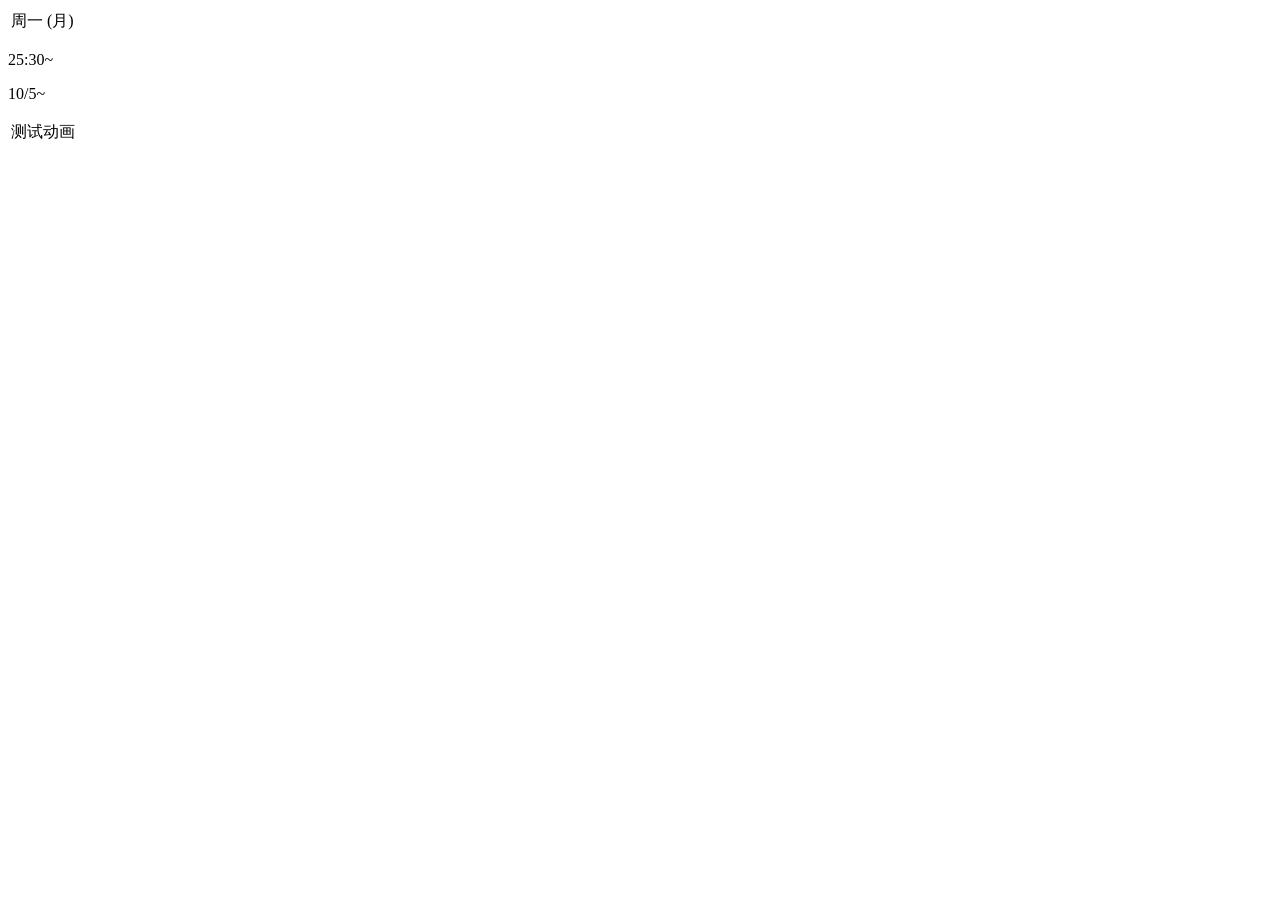
<file: tests/fixtures/yuc.html>
<!doctype html><html><body>
<div><table><tr><td class="date2">周一 (月)</td></tr></table>
<div><div class="div_date"><p class="imgtext4">25:30~</p><p class="imgep2">10/5~</p></div><div><table><tr><td class="date_title_">测试动画</td></tr></table></div></div></div>
</body></html>
</file>
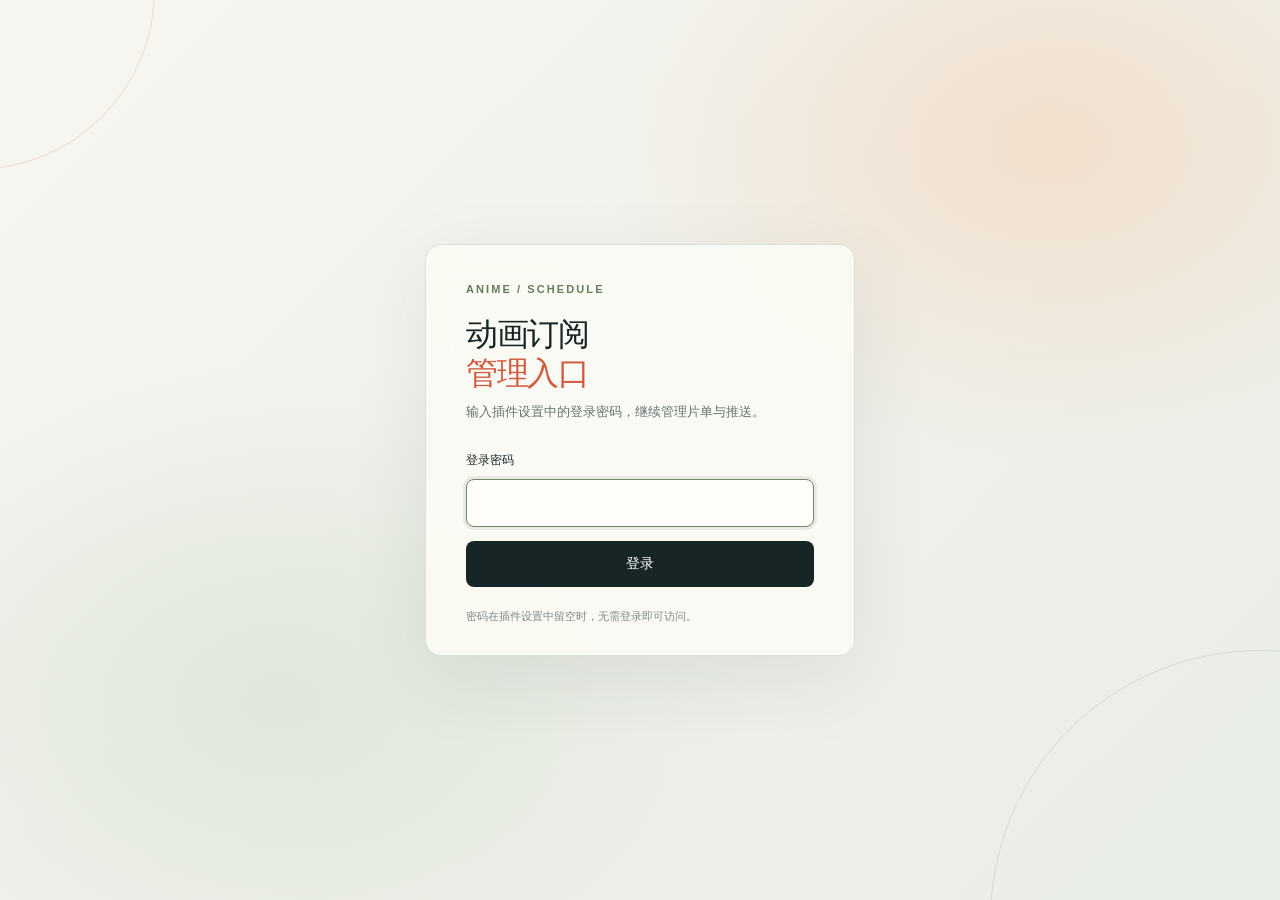
<file: views/management/login.html>
<!doctype html>
<html lang="zh-CN">
<head>
  <meta charset="utf-8">
  <meta name="viewport" content="width=device-width, initial-scale=1">
  <meta name="color-scheme" content="light">
  <title>登录 · 动画订阅</title>
  <link rel="stylesheet" href="./login.css">
</head>
<body>
  <main class="login-shell">
    <section class="login-card" aria-labelledby="login-title">
      <p class="eyebrow">ANIME / SCHEDULE</p>
      <h1 id="login-title">动画订阅<span>管理入口</span></h1>
      <p class="lede">输入插件设置中的登录密码，继续管理片单与推送。</p>
      <form id="login-form">
        <label for="password">登录密码</label>
        <input id="password" name="password" type="password" inputmode="numeric" autocomplete="current-password" maxlength="8" pattern="[0-9]{1,8}" required autofocus>
        <p id="login-error" class="login-error" role="alert" hidden></p>
        <button id="login-button" type="submit">登录</button>
      </form>
      <p class="footnote">密码在插件设置中留空时，无需登录即可访问。</p>
    </section>
    <span class="orbit orbit-one" aria-hidden="true"></span>
    <span class="orbit orbit-two" aria-hidden="true"></span>
  </main>
  <script src="./login.js"></script>
</body>
</html>
</file>
<file: views/management/login.css>
:root{font-family:"Noto Sans SC","Microsoft YaHei",sans-serif;color:#182526;background:#f1f2ed;font-synthesis:none;text-rendering:optimizeLegibility}*{box-sizing:border-box}body{margin:0;min-height:100vh;background:radial-gradient(ellipse at 22% 78%,#dfe7da 0,transparent 34%),radial-gradient(ellipse at 82% 16%,#f2dfcc 0,transparent 30%),linear-gradient(135deg,#f7f6f1,#e9ede7)}.login-shell{position:relative;display:grid;place-items:center;min-height:100vh;padding:24px;overflow:hidden}.login-card{position:relative;z-index:1;width:min(100%,430px);padding:38px 40px 30px;border:1px solid #d9dfd9;border-radius:16px;background:#fbfbf5ed;box-shadow:0 24px 80px #23342d16;backdrop-filter:blur(12px)}.eyebrow{margin:0;color:#657b5b;font-size:11px;font-weight:800;letter-spacing:.19em}.login-card h1{margin:20px 0 8px;font:500 32px/1.22 Georgia,"Noto Serif SC","Songti SC",serif;letter-spacing:-.04em}.login-card h1 span{display:block;color:#d05b3e;font-style:italic}.lede{margin:0 0 28px;color:#657372;font-size:13px;line-height:1.75}.login-card form{display:grid;gap:10px}.login-card label{font-size:12px;font-weight:800}.login-card input{width:100%;height:48px;border:1px solid #cdd5ce;border-radius:8px;background:#fffefa;padding:0 13px;font:20px "Noto Sans SC","Microsoft YaHei",sans-serif;letter-spacing:.16em;outline:none}.login-card input:focus{border-color:#71866c;box-shadow:0 0 0 3px #71866c22}.login-card button{height:46px;margin-top:4px;border:0;border-radius:8px;background:#182526;color:white;font:700 14px "Noto Sans SC","Microsoft YaHei",sans-serif;cursor:pointer;transition:transform .16s ease,background .16s ease}.login-card button:hover{transform:translateY(-1px);background:#29403a}.login-card button:disabled{opacity:.65;cursor:wait}.login-error{margin:0;color:#b34431;font-size:12px}.footnote{margin:20px 0 0;color:#7c8983;font-size:11px;line-height:1.7}.orbit{position:absolute;border:1px solid #a4b19d55;border-radius:50%;pointer-events:none}.orbit-one{width:540px;height:540px;right:-250px;bottom:-290px}.orbit-two{width:360px;height:360px;left:-205px;top:-190px;border-color:#d05b3e33}@media(max-width:520px){.login-shell{padding:17px}.login-card{padding:30px 23px 24px}.login-card h1{font-size:29px}}
</file>
